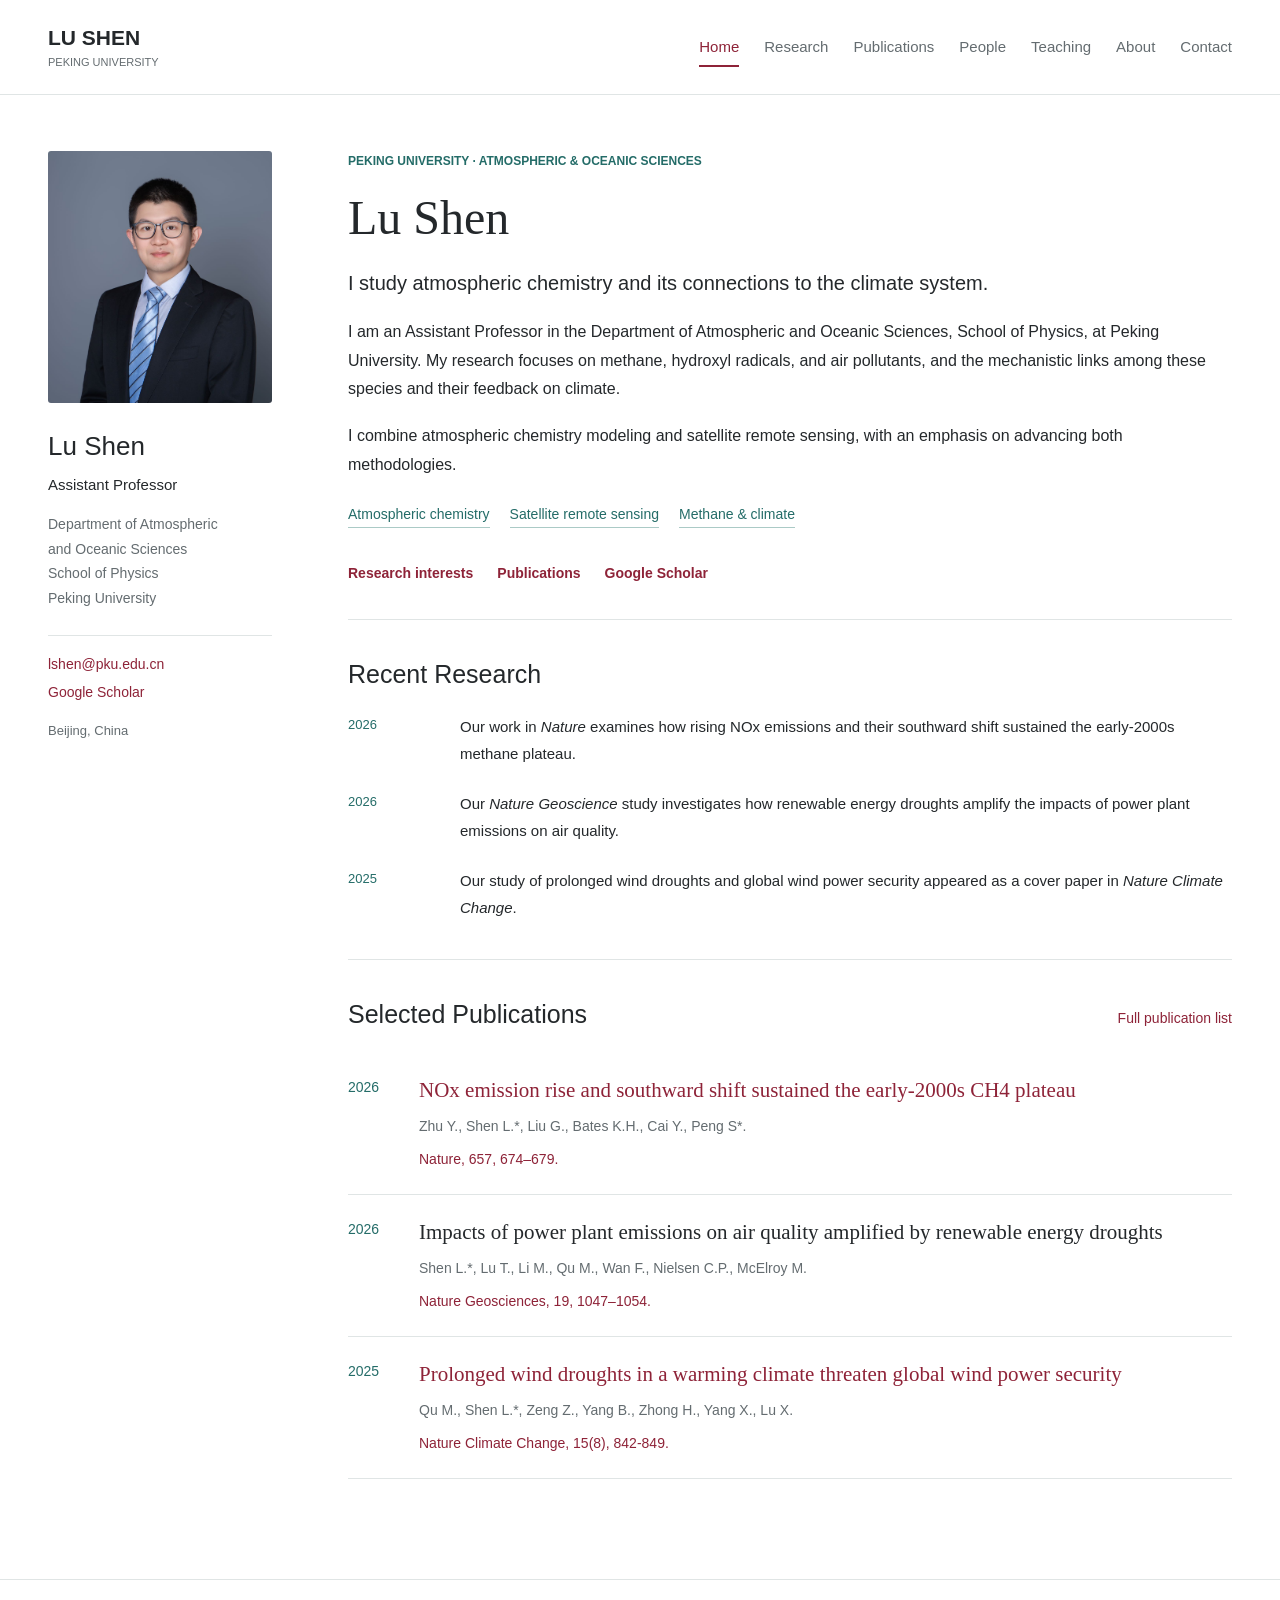
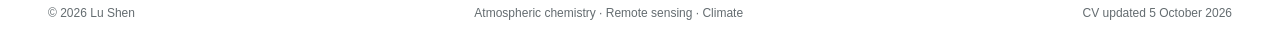
<file: index.html>
<!doctype html>
<html lang="en">
<head>
  <meta charset="utf-8"><meta name="viewport" content="width=device-width,initial-scale=1">
  <title>Lu Shen | Atmospheric Chemistry & Remote Sensing</title>
  <meta name="description" content="Lu Shen, Assistant Professor at Peking University. Research in atmospheric chemistry, methane, satellite remote sensing, and climate–air quality interactions.">
  <meta name="theme-color" content="#8e2338">
  <link rel="stylesheet" href="assets/style.css">
  <link rel="stylesheet" href="assets/publication.css">
  <script defer src="assets/app.js"></script>
</head>
<body>
<a class="skip" href="#content">Skip to content</a>
<header><a class="wordmark" href="#home">LU SHEN<span>PEKING UNIVERSITY</span></a><button id="menu" aria-label="Open navigation" aria-expanded="false">☰</button><nav aria-label="Main navigation"><a href="#home">Home</a><a href="#research">Research</a><a href="#publications">Publications</a><a href="#people">People</a><a href="#teaching">Teaching</a><a href="#about">About</a><a href="#contact">Contact</a></nav></header>
<div class="layout">
<aside class="profile"><img src="assets/lu-shen.jpg" alt="Portrait of Lu Shen" width="240" height="270"><h2>Lu Shen</h2><p class="role">Assistant Professor</p><p>Department of Atmospheric <br>and Oceanic Sciences <br>School of Physics <br>Peking University</p><div class="profile-links"><a href="mailto:lshen@pku.edu.cn">lshen@pku.edu.cn</a><a href="https://scholar.google.com/citations?hl=en&user=SXSO620AAAAJ" target="_blank" rel="noopener">Google Scholar</a></div><p class="location">Beijing, China</p></aside>
<main id="content" tabindex="-1"><div id="view"><p>Loading academic profile…</p></div></main>
</div><footer><span>© 2026 Lu Shen</span><span>Atmospheric chemistry · Remote sensing · Climate</span><span>CV updated 5 October 2026</span></footer>
</body></html>
</file>
<file: assets/style.css>
:root{--ink:#24282b;--muted:#646c70;--red:#8e2338;--teal:#246c68;--line:#e0e5e5;--soft:#f4f7f7;--paper:#fff;font-family:Arial,Helvetica,sans-serif;color:var(--ink);background:var(--paper);font-size:16px}*{box-sizing:border-box}body{margin:0}a{color:var(--red);text-decoration:none}a:hover{text-decoration:underline}a:focus-visible,button:focus-visible,summary:focus-visible{outline:3px solid var(--teal);outline-offset:4px}header{max-width:1392px;margin:auto;padding:26px 48px;display:flex;align-items:center;justify-content:space-between;border-bottom:1px solid var(--line);gap:24px}.wordmark{color:var(--ink);font-size:21px;font-weight:700;white-space:nowrap}.wordmark span{display:block;font-size:11px;font-weight:400;margin-top:6px;color:var(--muted)}nav{display:flex;gap:25px;flex-wrap:wrap}nav a{color:var(--muted);font-size:15px;padding:10px 0;border-bottom:2px solid transparent}nav a[aria-current=page]{color:var(--red);border-color:var(--red)}#menu{display:none;background:none;border:0;font-size:26px;color:var(--ink)}.layout{max-width:1296px;margin:56px auto 100px;padding:0 48px;display:grid;grid-template-columns:224px minmax(0,1fr);gap:76px}.profile{align-self:start;position:sticky;top:32px}.profile img{width:100%;height:252px;object-fit:cover;object-position:50% 24%;border-radius:3px}.profile h2{font-size:26px;margin:23px 0 8px}.profile p{font-size:14px;line-height:1.75;color:var(--muted);margin:14px 0}.profile .role{color:var(--ink);font-size:15px;margin:0}.profile-links{display:grid;gap:12px;padding:20px 0;border-top:1px solid var(--line);margin-top:25px;font-size:14px}.profile .location{font-size:13px;margin-top:0}main{min-width:0}.eyebrow{color:var(--teal);font-size:12px;font-weight:700;text-transform:uppercase;margin:0 0 18px}h1{font-family:Georgia,'Times New Roman',serif;font-weight:400;font-size:48px;line-height:1.13;margin:0 0 22px}h2{font-size:25px;font-weight:500;line-height:1.3;margin:0 0 22px}h3{font-size:19px;line-height:1.45;margin:0 0 10px;font-weight:500}p{line-height:1.8;margin:0 0 18px}.intro{font-size:20px;max-width:760px;line-height:1.65}.lede{color:var(--muted);max-width:730px}.topic-line{display:flex;flex-wrap:wrap;gap:10px 20px;color:var(--teal);font-size:14px;margin:26px 0 37px}.topic-line span{padding-bottom:5px;border-bottom:1px solid #abcac6}.actions{display:flex;gap:24px;font-size:14px;margin:26px 0}.actions a{font-weight:600}.section{padding-top:38px;margin-top:38px;border-top:1px solid var(--line)}.section-head{display:flex;align-items:baseline;justify-content:space-between;gap:16px}.section-head>a{font-size:14px;white-space:nowrap}.publication{padding:22px 0;border-bottom:1px solid var(--line);display:grid;grid-template-columns:50px minmax(0,1fr);gap:21px}.publication:first-child{padding-top:0}.year{color:var(--teal);font-size:14px;margin-top:4px}.publication p{font-size:14px;line-height:1.7;color:var(--muted);margin:8px 0 0}.publication h3{font-family:Georgia,'Times New Roman',serif;font-size:21px}.publication .journal{color:var(--red);font-size:14px;margin-top:9px}.note{font-size:13px;color:var(--muted)}.stats{display:grid;grid-template-columns:repeat(3,1fr);border-top:1px solid var(--line);border-bottom:1px solid var(--line);margin:32px 0 12px;padding:23px 0;gap:20px}.stat strong{font-family:Georgia,serif;font-size:34px;font-weight:400;display:block}.stat span{font-size:13px;color:var(--muted);display:block;margin-top:8px}.news{display:grid;grid-template-columns:90px minmax(0,1fr);gap:22px;margin:23px 0}.news time{font-size:13px;color:var(--teal);line-height:1.8}.news p{margin:0;font-size:15px}.research-block{padding:30px 0;border-top:1px solid var(--line)}.research-block .number{font-family:Georgia,serif;color:var(--teal);font-size:28px;margin-bottom:16px}.research-block h2{font-family:Georgia,serif;font-size:29px;margin-bottom:15px}.research-block p{color:var(--muted)}.people-grid{display:grid;grid-template-columns:repeat(2,minmax(0,1fr));gap:0 32px}.person{padding:21px 0;border-top:1px solid var(--line)}.person p{font-size:14px;color:var(--muted);margin:7px 0 0}.course{padding:26px 0;border-top:1px solid var(--line)}.course-meta{font-size:13px;color:var(--teal);margin-bottom:12px}.course p{color:var(--muted)}.timeline{display:grid;grid-template-columns:115px 1fr;gap:18px 24px}.timeline .date{font-size:14px;color:var(--teal);line-height:1.8}.timeline p{margin:0}.timeline small{display:block;color:var(--muted);font-size:14px;line-height:1.65;margin-top:5px}.plain-list{padding-left:20px;line-height:1.8}.plain-list li{margin:13px 0}details{border-top:1px solid var(--line);padding:22px 0}summary{cursor:pointer;color:var(--red);font-size:17px}.archive{margin-top:24px}.archive .publication h3{font-size:18px}.media-item{padding:22px 0;border-top:1px solid var(--line)}.media-item p{font-size:14px;color:var(--muted);margin:8px 0 0}.contact-email{font-size:26px;overflow-wrap:anywhere}.contact-address{margin-top:30px;font-size:18px}footer{max-width:1296px;margin:auto;padding:26px 48px;border-top:1px solid var(--line);display:flex;flex-wrap:wrap;justify-content:space-between;gap:15px;color:var(--muted);font-size:12px}.skip{position:absolute;left:16px;top:-100px;background:white;padding:12px;z-index:9}.skip:focus{top:10px}strong{font-weight:600}@media(min-width:1600px){.layout{margin-top:70px}}@media(max-width:1050px){header{padding:22px 30px}nav{gap:17px}.layout{padding:0 30px;gap:42px;grid-template-columns:200px 1fr}h1{font-size:42px}.profile img{height:230px}}@media(max-width:760px){header{padding:18px 22px;flex-wrap:wrap}.wordmark{font-size:19px}#menu{display:block}nav{display:none;width:100%;padding:12px 0;gap:12px 22px}nav.open{display:flex}.layout{display:block;margin:28px auto 60px;padding:0 22px}.profile{position:static;display:grid;grid-template-columns:100px 1fr;gap:0 20px;padding-bottom:27px;margin-bottom:35px;border-bottom:1px solid var(--line)}.profile img{width:100px;height:120px;grid-row:1/5}.profile h2{font-size:23px;margin:4px 0 5px}.profile p{font-size:13px;margin:3px 0}.profile p br{display:none}.profile .role{font-size:14px}.profile-links{grid-column:1/-1;display:flex;gap:20px;flex-wrap:wrap;border:0;margin:14px 0 0;padding:0}.profile .location{display:none}h1{font-size:36px}.intro{font-size:18px}.section{margin-top:30px;padding-top:28px}.publication{grid-template-columns:40px 1fr;gap:12px}.publication h3{font-size:19px}.stats{gap:12px}.stat strong{font-size:29px}.stat span{font-size:12px}.people-grid{grid-template-columns:1fr}.timeline{grid-template-columns:90px 1fr;gap:18px}.news{grid-template-columns:70px 1fr;gap:12px}footer{padding:24px 22px}.section-head{align-items:start}.section-head h2{font-size:23px}.research-block h2{font-size:25px}}
</file>
<file: assets/publication.css>
/* Consistent typography and compact spacing for every publication entry. */
.page-publications .publication { padding: 12px 0; gap: 16px; }
.page-publications .publication h3,
.page-publications .publication p,
.page-publications .publication .year {
  font-family: Arial, Helvetica, sans-serif;
  font-size: 16px;
  font-weight: 400;
  line-height: 1.5;
}
.page-publications .publication h3 { margin: 0; }
.page-publications .publication p { margin: 3px 0 0; }
.page-publications .publication .year { margin-top: 0; }
@media (max-width: 760px) {
  .page-publications .publication { gap: 12px; }
}
</file>
